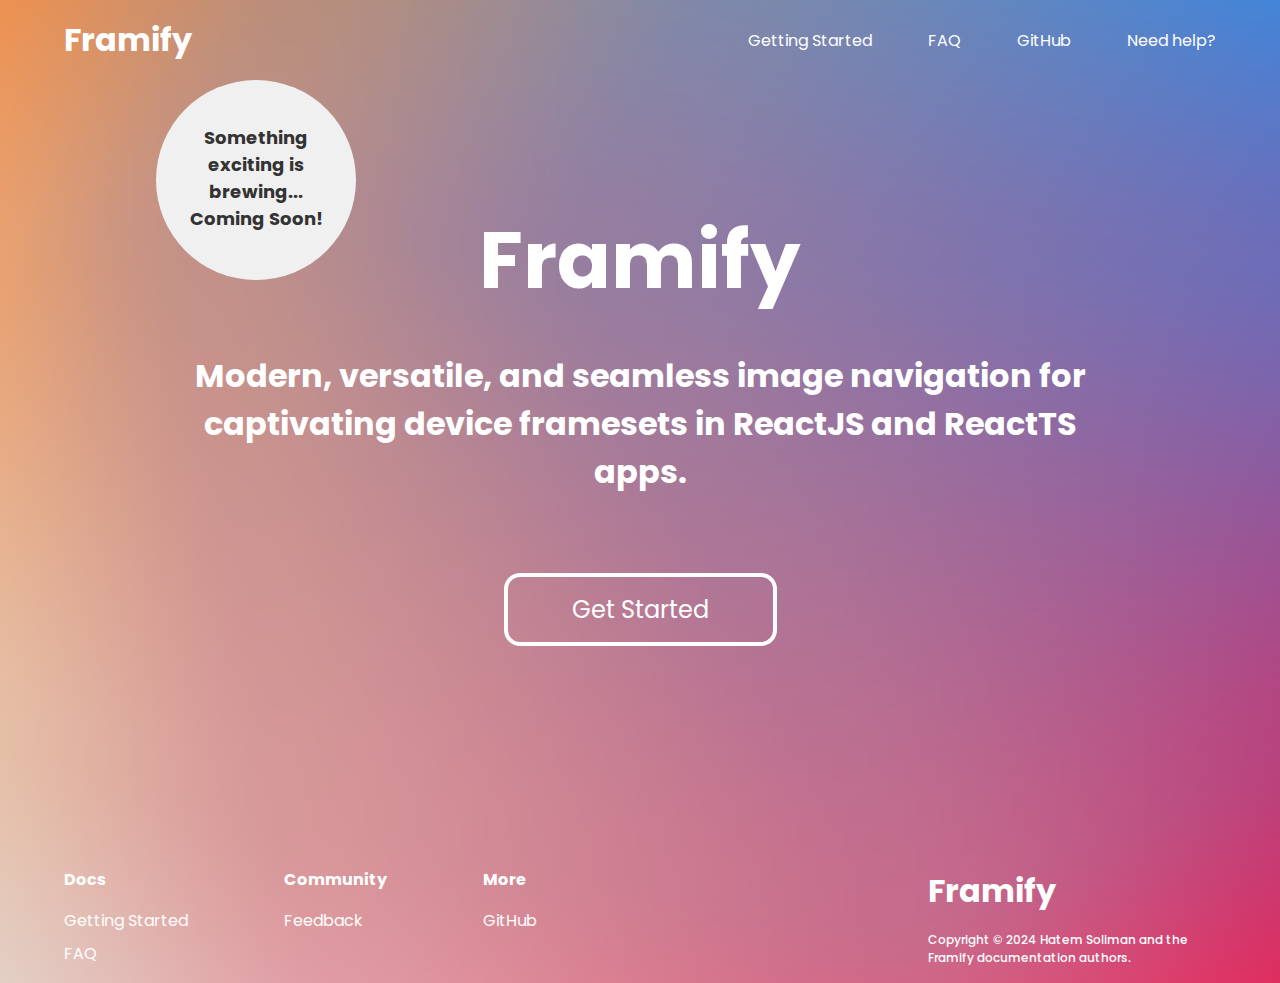
<file: index.html>
<!DOCTYPE html>
<html lang="en">
<head>
  <meta charset="UTF-8">
  <meta name="viewport" content="width=device-width, initial-scale=1.0">
  <link rel="icon" href="./assets/FRAMIFY-LOGO.ico" type="image/x-icon">
  <link rel="stylesheet" href="styles.css">
  <!-- <script defer src="script.js"></script> -->
  <title>Framify</title>
</head>
<body>
  <!-- <canvas></canvas> -->
  <div class="container">
    <div class="row">

      <!-- NAVIGATION -->
      <nav>
        <a class="logo" href="/index.html">Framify</a>
        <figure class="logo__wrapper">
          <a class="logo__wrapper--anchor" href="./index.html">
            <img src="./assets/FRAMIFY LOGO.svg" alt="Framify Logo" class="logo__mobile">
          </a>
        </figure>
        <ul class="nav__links">
          <li class="nav__link">
            <a class="nav__link--anchor" href="./getting-started.html">
              Getting Started
            </a>
          </li>
          <li class="nav__link nav__link--semi-special">
            <a class="nav__link--anchor" href="./faq.html">
              FAQ
            </a>
          </li>
          <li class="nav__link">
            <a class="nav__link--anchor" target="_blank" href="https://github.com/CodeNKoffee/react-framify">
              GitHub
            </a>
          </li>
          <li class="nav__link nav__link--special">
            <a class="nav__link--anchor" href="./contact.html">
              Need help?
            </a>
          </li>
        </ul>
      </nav>

      <!-- MAIN -->
      <main>
        <h1>Framify</h1>
        <p class="landing__para">
          Modern, versatile, and seamless image navigation for captivating device framesets in ReactJS and ReactTS apps.
        </p>
        <a class="btn" href="./getting-started.html">
          Get Started
        </a>
        <div class="coming-soon-container">
          <!-- <i class="fa-solid fa-wand-magic-sparkles"></i> -->
          <p class="coming-soon-text">Something exciting is brewing...<br>Coming Soon!</p>
        </div>
        
        </main>

      <!-- FOOTER -->
      <footer>
        <ul class="footer__links">
          <li class="footer__links--section">
            <h4 class="footer__links--title">Docs</h4>
            <ul class="footer__links--list">
              <li>
                <a class="footer__links--link" href="./getting-started.html">
                  Getting Started
                </a>
              </li>
              <li>
                <a class="footer__links--link" href="./faq.html">
                  FAQ
                </a>
              </li>
            </ul>
          </li>
          <li class="footer__links--section">
            <h4 class="footer__links--title">Community</h4>
            <ul class="footer__links--list">
              <li>
                <a class="footer__links--link" href="./contact.html">
                  Feedback
                </a>
              </li>
            </ul>
          </li>
          <li class="footer__links--section">
            <h4 class="footer__links--title">More</h4>
            <ul class="footer__links--list">
              <li>
                <a class="footer__links--link" target="_blank" href="https://github.com/CodeNKoffee/react-framify">
                  GitHub
                </a>
              </li>
            </ul>
          </li>
        </ul>
        <div class="footer__credentials">
          <a href="./index.html" class="logo logo__footer">Framify</a>
          <span class="copyright">
            Copyright © 2024 Hatem Soliman and the Framify documentation authors.
          </span>
        </div>
      </footer>
    </div>
  </div>
</body>
</html>
</file>
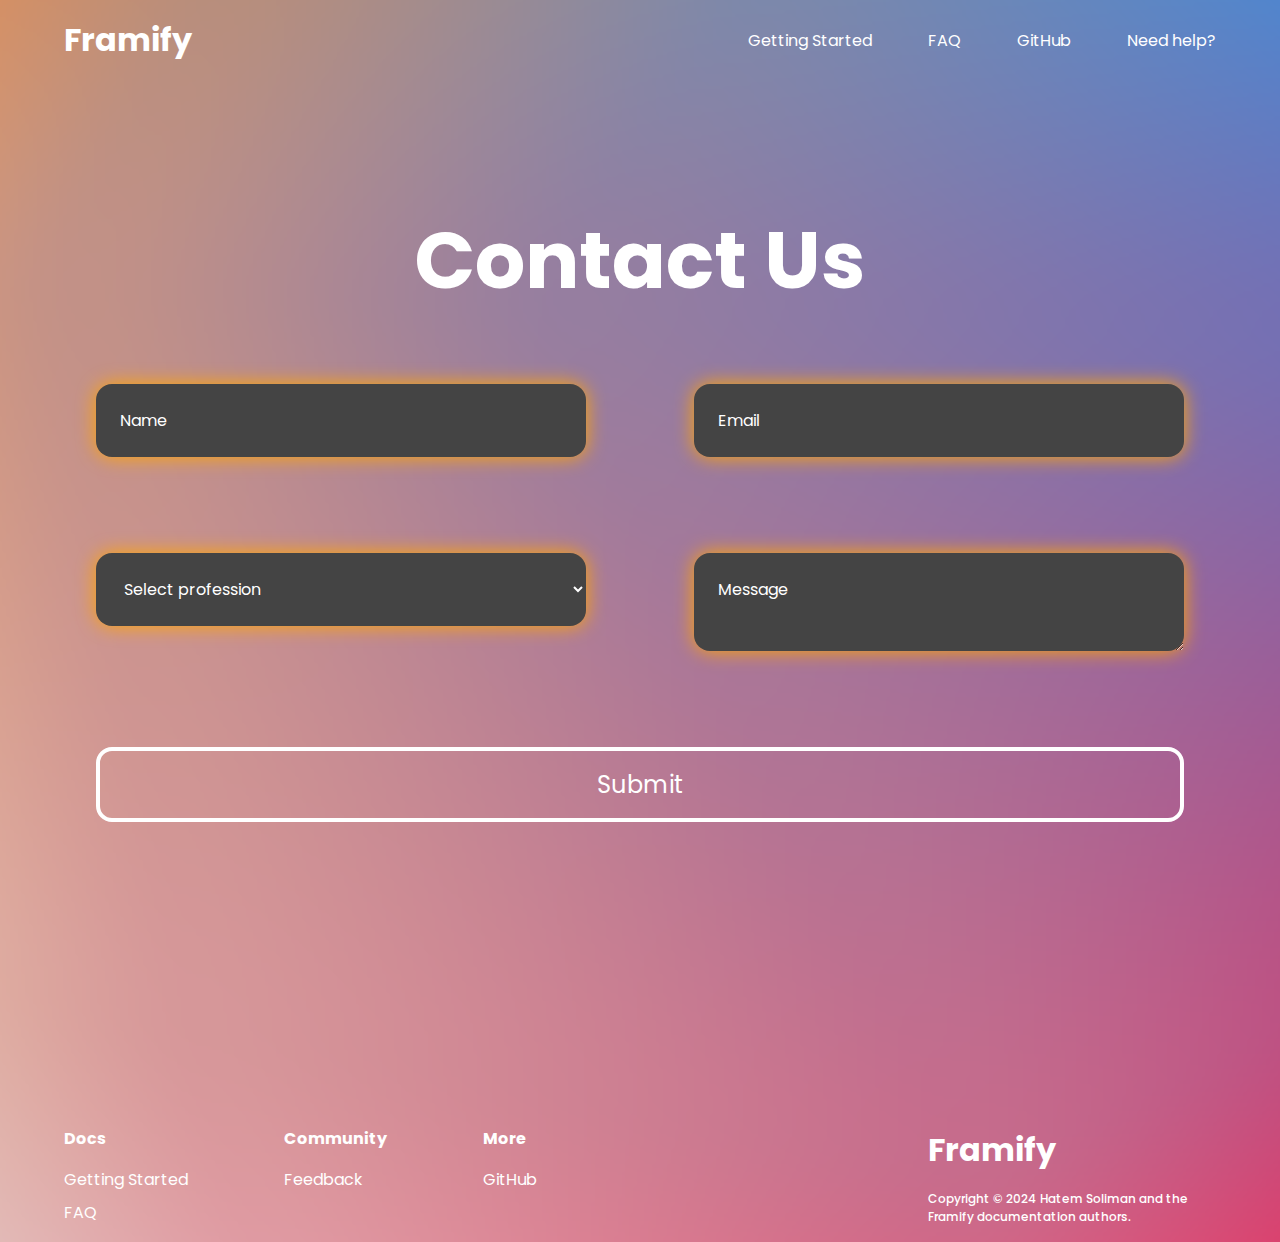
<file: contact.html>
<!DOCTYPE html>
<html lang="en">
<head>
  <meta charset="UTF-8">
  <meta name="viewport" content="width=device-width, initial-scale=1.0">
  <link rel="icon" href="./assets/FRAMIFY-LOGO.ico" type="image/x-icon">
  <link rel="stylesheet" href="styles.css">
  <title>Framify | Contact</title>
</head>
<body>
  <div class="container">
    <div class="row">

      <!-- NAVIGATION -->
      <nav>
        <a class="logo" href="/index.html">Framify</a>
        <figure class="logo__wrapper">
          <a class="logo__wrapper--anchor" href="./index.html">
            <img src="./assets/FRAMIFY LOGO.svg" alt="Framify Logo" class="logo__mobile">
          </a>
        </figure>
        <ul class="nav__links">
          <li class="nav__link">
            <a class="nav__link--anchor" href="./getting-started.html">
              Getting Started
            </a>
          </li>
          <li class="nav__link nav__link--semi-special">
            <a class="nav__link--anchor" href="./faq.html">
              FAQ
            </a>
          </li>
          <li class="nav__link">
            <a class="nav__link--anchor" target="_blank" href="https://github.com/CodeNKoffee/react-framify">
              GitHub
            </a>
          </li>
          <li class="nav__link nav__link--special">
            <a class="nav__link--anchor" href="./contact.html">
              Need help?
            </a>
          </li>
        </ul>
      </nav>

      <!-- MAIN -->
      <main>
        <h1>Contact Us</h1>
        <form name="contact" action="POST" method="post" netlify>
          <input type="text" name="name" placeholder="Name" required/>
        
          <input type="email" name="email" placeholder="Email" required />
        
          <select name="field" required>
            <option value="default" selected disabled>Select profession</option>
            <option value="frontend">Frontend</option>
            <option value="backend">Backend</option>
            <option value="full-stack">Full-stack</option>
            <option value="mobile">Mobile</option>
            <option value="blockchain">Blockchain</option>
            <option value="ai & ml">AI/ML</option>
            <option value="devops">DevOps</option>
            <option value="cybersecurity">Cybersecurity</option>
            <option value="product management">Product Management</option>
            <option value="business analytics">Business Analytics</option>
            <option value="other">Other</option>
          </select>          
        
          <textarea name="message" placeholder="Message" required></textarea>
        
          <button id="submit__btn" class="btn" type="submit" value="send">Submit</button>
        </form>        
      </main>

      <!-- FOOTER -->
      <footer>
        <ul class="footer__links">
          <li class="footer__links--section">
            <h4 class="footer__links--title">Docs</h4>
            <ul class="footer__links--list">
              <li>
                <a class="footer__links--link" href="./getting-started.html">
                  Getting Started
                </a>
              </li>
              <li>
                <a class="footer__links--link" href="./faq.html">
                  FAQ
                </a>
              </li>
            </ul>
          </li>
          <li class="footer__links--section">
            <h4 class="footer__links--title">Community</h4>
            <ul class="footer__links--list">
              <li>
                <a class="footer__links--link" href="./contact.html">
                  Feedback
                </a>
              </li>
            </ul>
          </li>
          <li class="footer__links--section">
            <h4 class="footer__links--title">More</h4>
            <ul class="footer__links--list">
              <li>
                <a class="footer__links--link" target="_blank" href="https://github.com/CodeNKoffee/react-framify">
                  GitHub
                </a>
              </li>
            </ul>
          </li>
        </ul>
        <div class="footer__credentials">
          <a href="./index.html" class="logo logo__footer">Framify</a>
          <span class="copyright">
            Copyright © 2024 Hatem Soliman and the Framify documentation authors.
          </span>
        </div>
      </footer>
    </div>
  </div>
</body>
</html>
</file>
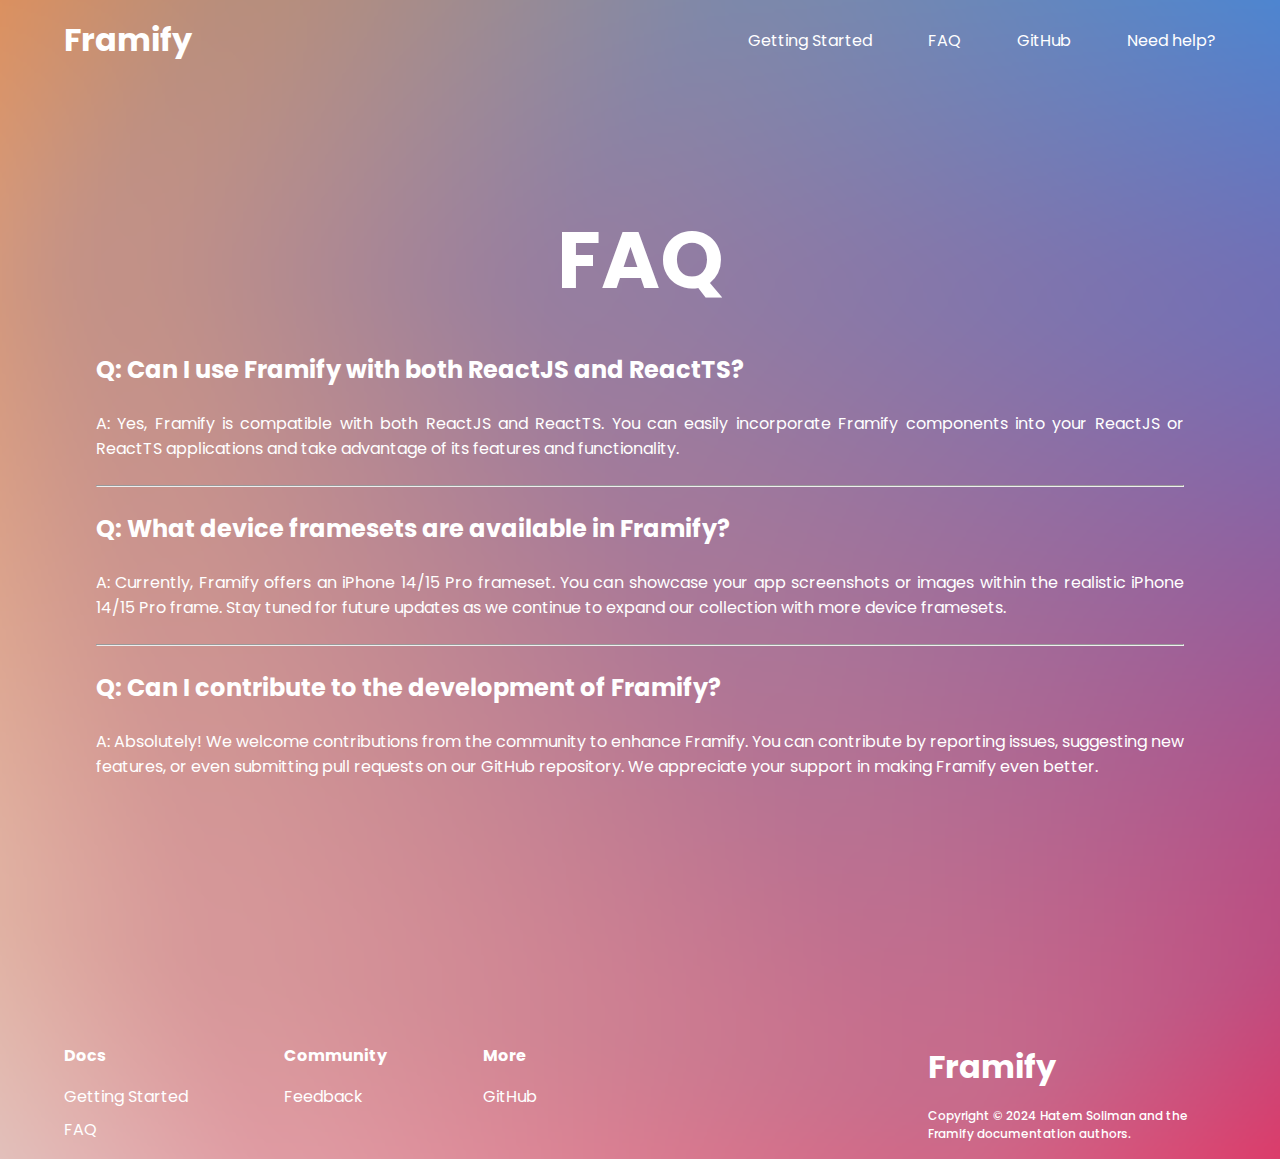
<file: faq.html>
<!DOCTYPE html>
<html lang="en">
<head>
  <meta charset="UTF-8">
  <meta name="viewport" content="width=device-width, initial-scale=1.0">
  <link rel="icon" href="./assets/FRAMIFY-LOGO.ico" type="image/x-icon">
  <link rel="stylesheet" href="styles.css">
  <title>Framify | FAQ</title>
</head>
<body>
  <div class="container">
    <div class="row">

      <!-- NAVIGATION -->
      <nav>
        <a class="logo" href="/index.html">Framify</a>
        <figure class="logo__wrapper">
          <a class="logo__wrapper--anchor" href="./index.html">
            <img src="./assets/FRAMIFY LOGO.svg" alt="Framify Logo" class="logo__mobile">
          </a>
        </figure>
        <ul class="nav__links">
          <li class="nav__link">
            <a class="nav__link--anchor" href="./getting-started.html">
              Getting Started
            </a>
          </li>
          <li class="nav__link nav__link--semi-special">
            <a class="nav__link--anchor" href="./faq.html">
              FAQ
            </a>
          </li>
          <li class="nav__link">
            <a class="nav__link--anchor" target="_blank" href="https://github.com/CodeNKoffee/react-framify">
              GitHub
            </a>
          </li>
          <li class="nav__link nav__link--special">
            <a class="nav__link--anchor" href="./contact.html">
              Need help?
            </a>
          </li>
        </ul>
      </nav>

      <!-- MAIN -->
      <main>
        <h1>FAQ</h1>
        <ul>
          <li>
            <h2>
              Q: Can I use Framify with both ReactJS and ReactTS?
            </h2>
            <h3 class="para">
              A: Yes, Framify is compatible with both ReactJS and ReactTS. You can easily incorporate Framify components into your ReactJS or ReactTS applications and take advantage of its features and functionality.
            </h3>
          </li>
          <hr>
          <li>
            <h2>
              Q: What device framesets are available in Framify?
            </h2>
            <h3 class="para">
              A: Currently, Framify offers an iPhone 14/15 Pro frameset. You can showcase your app screenshots or images within the realistic iPhone 14/15 Pro frame. Stay tuned for future updates as we continue to expand our collection with more device framesets.
            </h3>
          </li>
          <hr>
          <li>
            <h2>
              Q: Can I contribute to the development of Framify?
            </h2>
            <h3 class="para">
              A: Absolutely! We welcome contributions from the community to enhance Framify. You can contribute by reporting issues, suggesting new features, or even submitting pull requests on our GitHub repository. We appreciate your support in making Framify even better.
            </h3>
          </li>
        </ul>
      </main>

      <!-- FOOTER -->
      <footer>
        <ul class="footer__links">
          <li class="footer__links--section">
            <h4 class="footer__links--title">Docs</h4>
            <ul class="footer__links--list">
              <li>
                <a class="footer__links--link" href="./getting-started.html">
                  Getting Started
                </a>
              </li>
              <li>
                <a class="footer__links--link" href="./faq.html">
                  FAQ
                </a>
              </li>
            </ul>
          </li>
          <li class="footer__links--section">
            <h4 class="footer__links--title">Community</h4>
            <ul class="footer__links--list">
              <li>
                <a class="footer__links--link" href="./contact.html">
                  Feedback
                </a>
              </li>
            </ul>
          </li>
          <li class="footer__links--section">
            <h4 class="footer__links--title">More</h4>
            <ul class="footer__links--list">
              <li>
                <a class="footer__links--link" target="_blank" href="https://github.com/CodeNKoffee/react-framify">
                  GitHub
                </a>
              </li>
            </ul>
          </li>
        </ul>
        <div class="footer__credentials">
          <a href="./index.html" class="logo logo__footer">Framify</a>
          <span class="copyright">
            Copyright © 2024 Hatem Soliman and the Framify documentation authors.
          </span>
        </div>
      </footer>
    </div>
  </div>
</body>
</html>
</file>
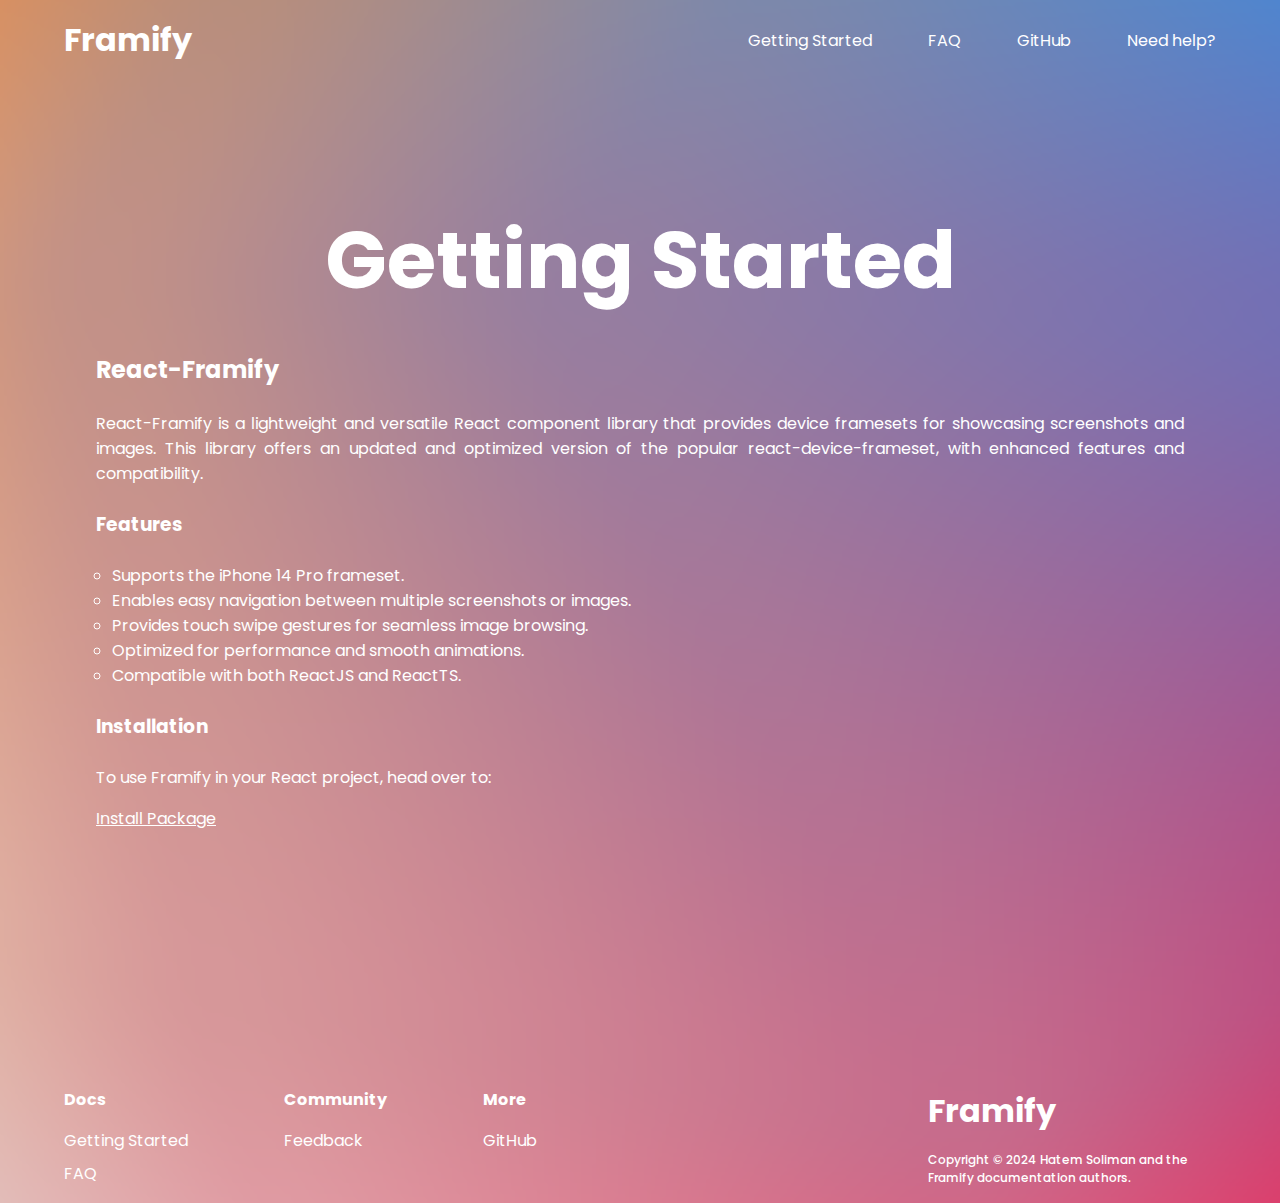
<file: getting-started.html>
<!DOCTYPE html>
<html lang="en">
<head>
  <meta charset="UTF-8">
  <meta name="viewport" content="width=device-width, initial-scale=1.0">
  <link rel="icon" href="./assets/FRAMIFY-LOGO.ico" type="image/x-icon">
  <link rel="stylesheet" href="styles.css">
  <title>Framify | Getting Started</title>
</head>
<body>
  <div class="container">
    <div class="row">

      <!-- NAVIGATION -->
      <nav>
        <a class="logo" href="/index.html">Framify</a>
        <figure class="logo__wrapper">
          <a class="logo__wrapper--anchor" href="./index.html">
            <img src="./assets/FRAMIFY LOGO.svg" alt="Framify Logo" class="logo__mobile">
          </a>
        </figure>
        <ul class="nav__links">
          <li class="nav__link">
            <a class="nav__link--anchor" href="./getting-started.html">
              Getting Started
            </a>
          </li>
          <li class="nav__link nav__link--semi-special">
            <a class="nav__link--anchor" href="./faq.html">
              FAQ
            </a>
          </li>
          <li class="nav__link">
            <a class="nav__link--anchor" target="_blank" href="https://github.com/CodeNKoffee/react-framify">
              GitHub
            </a>
          </li>
          <li class="nav__link nav__link--special">
            <a class="nav__link--anchor" href="./contact.html">
              Need help?
            </a>
          </li>
        </ul>
      </nav>

      <!-- MAIN -->
      <main>
        <h1>Getting Started</h1>
        <h2>React-Framify</h2>
        <p class="para">
          React-Framify is a lightweight and versatile React component library that provides device framesets for showcasing screenshots and images. This library offers an updated and optimized version of the popular react-device-frameset, with enhanced features and compatibility.
        </p>

        <h3>Features</h3>
        <ul start="1" id="list">
          <li class="list__items">Supports the iPhone 14 Pro frameset.</li>
          <li class="list__items">Enables easy navigation between multiple screenshots or images.</li>
          <li class="list__items">Provides touch swipe gestures for seamless image browsing.</li>
          <li class="list__items">Optimized for performance and smooth animations.</li>
          <li class="list__items">Compatible with both ReactJS and ReactTS.</li>
        </ul>

        <h3>Installation</h3>
        <p class="para">
          To use Framify in your React project, head over to:
        </p>
        <a id="install" target="_blank" href="https://github.com/CodeNKoffee/react-framify">Install Package</a>

        <!-- <ol>
          <li>
            Manually copy the required files into your project directory.
            <ul>
              <li>
                For JavaScript (JS) projects:
                <pre><code>
                  import React, { useEffect, useState } from 'react';
                  import PhoneFrameset from '../assets/iphone-14-pro.png';

                  const PhoneFrame = ({ screenshotList }) => {
                    const [currentImageIndex, setCurrentImageIndex] = useState(0);
                    const [initialTouchPosition, setInitialTouchPosition] = useState(null);
                    const [fadeOut, setFadeOut] = useState(false);

                    useEffect(() => {
                      setCurrentImageIndex(0); // Reset the current image index when screenshotList changes
                    }, [screenshotList]);

                    const handleTouchStart = (e) => {
                      const touch = e.touches[0];
                      setInitialTouchPosition(touch.clientX);
                    };

                    const handleTouchMove = (e) => {
                      if (!initialTouchPosition) return;

                      const touch = e.touches[0];
                      const currentTouchPosition = touch.clientX;
                      const touchDistance = currentTouchPosition - initialTouchPosition;

                      if (touchDistance > 50) {
                        // Swipe right, show previous image
                        showPreviousImage();
                      } else if (touchDistance < -50) {
                        // Swipe left, show next image
                        showNextImage();
                      }
                    };

                    const handleTouchEnd = () => {
                      setInitialTouchPosition(null);
                    };

                    const showPreviousImage = () => {
                      setFadeOut(true);
                      setTimeout(() => {
                        setCurrentImageIndex((prevIndex) =>
                          prevIndex === 0 ? screenshotList.length - 1 : prevIndex - 1
                        );
                        setFadeOut(false);
                      }, 300);
                    };

                    const showNextImage = () => {
                      setFadeOut(true);
                      setTimeout(() => {
                        setCurrentImageIndex((prevIndex) =>
                          prevIndex === screenshotList.length - 1 ? 0 : prevIndex + 1
                        );
                        setFadeOut(false);
                      }, 300);
                    };

                    return (
                      <figure
                        className="phone__frameset--wrapper preview__phone--mockup"
                        onTouchStart={handleTouchStart}
                        onTouchMove={handleTouchMove}
                        onTouchEnd={handleTouchEnd}
                      >
                        <img src={PhoneFrameset} alt="Image by svstudioart on Freepik" className="phone__frameset" />
                        <img
                          src={screenshotList[currentImageIndex]}
                          alt=""
                          className={`phone__frameset--img ${fadeOut ? 'fade-out' : ''}`}
                        />
                        <div className="preview__scroll--btns">
                          <button className="preview__scroll--btn btn" onClick={showPreviousImage}>Previous</button>
                          <button className="preview__scroll--btn btn" onClick={showNextImage}>Next</button>
                        </div>
                      </figure>
                    );
                  };

                  export default PhoneFrame;
                </code></pre>
                Copy the <code>PhoneFrame.css</code> file into your project's CSS directory from the <code>./src/PhoneFrame.css</code>.
              </li>
              <li>
                For TypeScript (TS) projects:
                <pre><code>
                  import React, { useEffect, useState } from 'react';
                  import '../dist/PhoneFrame.css';
                 
                  // Declare the image variable
                  const PhoneFrameset: any = require('../assets/iphone-14-pro.png');
                 
                 
                  export interface PhoneFrameProps {
                    screenshotList: string[]; // Array of strings representing image file names
                  }
                 
                  const PhoneFrame: React.FC<PhoneFrameProps> = ({ screenshotList }) => {
                    const [currentImageIndex, setCurrentImageIndex] = useState(0);
                    const [initialTouchPosition, setInitialTouchPosition] = useState<number | null>(null); // Add type annotation
                    const [fadeOut, setFadeOut] = useState(false);
                 
                    useEffect(() => {
                      setCurrentImageIndex(0); // Reset the current image index when screenshotList changes
                    }, [screenshotList]);
                 
                    useEffect(() => {
                      setCurrentImageIndex(0); // Reset the current image index when screenshotList changes
                    }, [screenshotList]);
                 
                    const handleTouchStart = (e: React.TouchEvent) => {
                      const touch = e.touches[0];
                      setInitialTouchPosition(touch.clientX);
                    };
                 
                    const handleTouchMove = (e: React.TouchEvent) => {
                      if (!initialTouchPosition) return;
                 
                      const touch = e.touches[0];
                      const currentTouchPosition = touch.clientX;
                      const touchDistance = currentTouchPosition - initialTouchPosition;
                 
                      if (touchDistance > 50) {
                        // Swipe right, show previous image
                        showPreviousImage();
                      } else if (touchDistance < -50) {
                        // Swipe left, show next image
                        showNextImage();
                      }
                    };
                 
                    const handleTouchEnd = () => {
                      setInitialTouchPosition(null);
                    };
                 
                    const showPreviousImage = () => {
                      setFadeOut(true);
                      setTimeout(() => {
                        setCurrentImageIndex((prevIndex) =>
                          prevIndex === 0 ? screenshotList.length - 1 : prevIndex - 1
                        );
                        setFadeOut(false);
                      }, 300);
                    };
                 
                    const showNextImage = () => {
                      setFadeOut(true);
                      setTimeout(() => {
                        setCurrentImageIndex((prevIndex) =>
                          prevIndex === screenshotList.length - 1 ? 0 : prevIndex + 1
                        );
                        setFadeOut(false);
                      }, 300);
                    };
                 
                    return (
                      <figure
                        className="phone__frameset--wrapper preview__phone--mockup"
                        onTouchStart={handleTouchStart}
                        onTouchMove={handleTouchMove}
                        onTouchEnd={handleTouchEnd}
                      >
                        <img src={PhoneFrameset} alt="Image by svstudioart on Freepik" className="phone__frameset" />
                        <img
                          src={screenshotList[currentImageIndex]}
                          alt=""
                          className={`phone__frameset--img ${fadeOut ? 'fade-out' : ''}`}
                        />
                        <div className="preview__scroll--btns">
                          <button className="preview__scroll--btn btn" onClick={showPreviousImage}>Previous</button>
                          <button className="preview__scroll--btn btn" onClick={showNextImage}>Next</button>
                        </div>
                      </figure>
                    );
                  };
                 
                  export default PhoneFrame;
                </code></pre>
                Copy the <code>PhoneFrame.css</code> file into your project's CSS directory from the <code>./src/PhoneFrame.css</code>.
              </li>
            </ul>
          </li>
          <li>
            Import the <code>PhoneFrame</code> component in your app.
            <ul>
              <li>
                For JavaScript (JS) projects:
                <pre><code>
                  import React from 'react';
                  import PhoneFrame from './components/PhoneFrame';
                  import screenshot1 from './assets/screenshot1.png';
                  import screenshot2 from './assets/screenshot2.png';

                  const App = () => {
                    const screenshotList = [screenshot1, screenshot2];

                    return (
                      <div>
                        <PhoneFrame screenshotList={screenshotList} />
                        {/* Rest of your app code */}
                      </div>
                    );
                  };

                  export default App;
                </code></pre>
              </li>
              <li>
                For TypeScript (TS) projects:
                <pre><code>
                  import React from 'react';
                  import PhoneFrame, { PhoneFrameProps } from './components/PhoneFrame';
                  import screenshot1 from './assets/screenshot1.png';
                  import screenshot2 from './assets/screenshot2.png';

                  const App: React.FC = () => {
                    const screenshotList: string[] = [screenshot1, screenshot2];

                    return (
                      <div>
                        <PhoneFrame screenshotList={screenshotList} />
                        {/* Rest of your app code */}
                      </div>
                    );
                  };

                  export default App;
                </code></pre>
              </li>
            </ul>
          </li>
          <li>
            Ensure that the necessary CSS file is imported in your project.
            <ul>
              <li>
                For JavaScript (JS) projects:
                <pre><code>import './css/PhoneFrame.css';</code></pre>
              </li>
              <li>
                For TypeScript (TS) projects:
                <pre><code>import '../dist/PhoneFrame.css';</code></pre>
              </li>
            </ul>
          </li>
          <li>Run your React application and enjoy using the React Device Frameset!</li>
        </ol>

        <h3>Usage</h3>
        <p>
          The <code>PhoneFrame</code> component is the main component of the React Device Frameset library. It accepts the following props:
        </p>
        <ul>
          <li>
            <code>screenshotList</code> (array of strings): An array of image file paths or URLs representing the screenshots or images to be displayed within the frameset.
          </li>
        </ul>

        <p>Here's an example of using the <code>PhoneFrame</code> component with screenshots:</p>
        <pre><code>&lt;PhoneFrame screenshotList={screenshotList} /&gt;</code></pre> -->
      </main>

      <!-- FOOTER -->
      <footer>
        <ul class="footer__links">
          <li class="footer__links--section">
            <h4 class="footer__links--title">Docs</h4>
            <ul class="footer__links--list">
              <li>
                <a class="footer__links--link" href="./getting-started.html">
                  Getting Started
                </a>
              </li>
              <li>
                <a class="footer__links--link" href="./faq.html">
                  FAQ
                </a>
              </li>
            </ul>
          </li>
          <li class="footer__links--section">
            <h4 class="footer__links--title">Community</h4>
            <ul class="footer__links--list">
              <li>
                <a class="footer__links--link" href="./contact.html">
                  Feedback
                </a>
              </li>
            </ul>
          </li>
          <li class="footer__links--section">
            <h4 class="footer__links--title">More</h4>
            <ul class="footer__links--list">
              <li>
                <a class="footer__links--link" target="_blank" href="https://github.com/CodeNKoffee/react-framify">
                  GitHub
                </a>
              </li>
            </ul>
          </li>
        </ul>
        <div class="footer__credentials">
          <a href="./index.html" class="logo logo__footer">Framify</a>
          <span class="copyright">
            Copyright © 2024 Hatem Soliman and the Framify documentation authors.
          </span>
        </div>
      </footer>
    </div>
  </div>
</body>
</html>
</file>
<file: styles.css>
@import url('https://fonts.googleapis.com/css2?family=Poppins:wght@400;500;700&display=swap');


/*

GENERICS

*/
* {
  margin: 0;
  padding: 0;
  font-family: 'Poppins', sans-serif;
  box-sizing: border-box;
}

html {
  position: relative;
  scroll-behavior: smooth;
}

body {
  position: relative;
  overflow-x: hidden;
  color: #FFF;
  background-image: url(./assets/Mesh\ Gradient\ Background.svg);
  background-position: center;
  background-size: cover;
}

/* canvas {
  height: 100vh;
  display: block;
} */

h1 {
  font-size: 80px;
  font-weight: 700;
  margin-bottom: 32px;
}

h2,
h3,
h4 {
  text-align: start;
  margin: 24px 0;
}

p {
  font-size: 32px;
  font-weight: 700;
}

li {
  list-style-type: none;
}

a {
  font-size: 16px;
  font-weight: 400;
  text-decoration: none;
  color: #FFF;
}

main {
  margin: 104px 0;
  padding: 32px;
}

form {
  margin: 64px 0;
  width: 100%;
  display: flex;
  flex-wrap: wrap;
  justify-content: space-between;
  align-items: flex-start;
  gap: 40px;
}

input,
select,
textarea {
  background-color: #444;
  color: #FFF;
  border: none;
  border-radius: 16px;
  outline: none;
  font-size: 16px;
  margin-bottom: 56px;
  padding: 24px;
  width: 45%;
  box-shadow: 0 0 20px  orange;
  transition: box-shadow 300ms ease-in-out;
}

input:hover,
select:hover,
textarea:hover {
  box-shadow: 0 0 20px purple;
}

input::placeholder,
select,
textarea::placeholder {
  color: #FFF;
}

input[type="submit"] {
  width: 100%;
}

.container {
  padding: 16px 0;
}

.row {
  text-align: center;
  margin: 0 auto;
  padding: 0 64px;
  display: flex;
  flex-direction: column;
  justify-content: center;
  align-items: center;
}

.para {
  font-size: 16px;
  font-weight: 400;
  text-align: justify;
}

.btn {
  background-color: transparent;
  color: #FFF;
  border: 4px solid #FFF;
  border-radius: 16px;
  font-size: 24px;
  padding: 16px 64px;
  transition: all 300ms ease;
}

.btn:hover {
  color: orange;
  background-color: #FFF;
  cursor: pointer;
}


/*

NAVIGATION

*/
nav {
  width: 100%;
  display: flex;
  justify-content: space-between;
  align-items: center;
}

.logo {
  font-size: 32px;
  font-weight: 700;
}

.logo__wrapper {
  width: 64px;
  display: none;
}

.logo__wrapper--anchor {
  width: 100%;
}

.logo__mobile {
  width: 100%;
}

.nav__links {
  display: flex;
  gap: 56px;
}


/*

LANDING

*/
.landing__para {
  max-width: 48ch;
  margin-bottom: 96px;
}


/*

GETTING STARTED

*/
#list {
  text-align: start;
  list-style-type: circle;
}

#install {
  margin: 16px 0;
  float: left;
  text-decoration: underline;
}

.list__items {
  list-style-type: circle;
  margin-left: 16px;
}


/* CONTACT */
#submit__btn {
  width: 100%;
}

input, textarea {
  width: 45%;
}

@media(max-width: 478px) {
  input, textarea {
    width: 100%;
  }

  form {
    gap: 0; 
  }
}

.coming-soon-container {
  position: fixed; /* Fixed positioning allows movement */
  top: 20%; /* Adjust initial position as needed */
  left: 20%; /* Adjust initial position as needed */
  transform: translate(-50%, -50%);  /* Center the container */
  width: 200px;
  height: 200px;
  border-radius: 50%;
  padding: 24px;
  background-color: #f0f0f0;  /* Light gray background */
  animation: bubble-float 10s ease-in-out infinite alternate; /* New animation */
}


@keyframes bubble-float {
  0% {
    transform: translate(-50%, -50%) rotate(0deg);
  }
  25% {
    transform: translate(calc(-50% + 50px), calc(-50% + 30px)) rotate(5deg);
  }
  50% {
    transform: translate(-50%, -50%) rotate(0deg);
  }
  75% {
    transform: translate(calc(-50% - 30px), calc(-50% - 20px)) rotate(-5deg);
  }
  100% {
    transform: translate(-50%, -50%) rotate(0deg);
  }
}

.coming-soon-text {
  text-align: center;
  font-weight: bold;
  font-size: 18px;
  color: #333; /* Dark gray text */
  margin: auto;
  padding-top: 20px;
}

.coming-soon-icon {
  position: absolute;
  top: 10px;
  left: 50%;
  transform: translate(-50%);
  font-size: 24px;
  color: #f00; /* Red color for the icon */
}


/*

FOOTER

*/
footer {
  margin-top: 104px;
  width: 100%;
  display: flex;
  justify-content: space-between;
  align-items: start;
}

.footer__links {
  width: 50%;
  display: flex;
  gap: 96px;
}

.footer__links--title {
  text-align: start;
  margin: 0 0 16px;
}

.footer__links--list {
  text-align: start;
  display: flex;
  flex-direction: column;
  gap: 8px;
  justify-content: flex-start;
  align-items: flex-start;
}

.footer__credentials {
  text-align: start;
  width: 25%;
  display: flex;
  flex-direction: column;
  justify-content: flex-start;
  align-items: flex-start; 
}

.copyright {
  font-size: 12px;
  font-weight: 500;
  margin-top: 16px;
}


/*

RESPONSIVENESS

*/
/* (1200px +) : Large Desktops (WORKS BY DEFAULT) */

/* 992px: Desktops */

/* 768px: Tablets */
@media(max-width: 768px) {
  input,
  select,
  textarea {
    text-align: center;
    width: 100%;
    display: flex;
    justify-content: center;
    align-items: center;
  }

  .logo,
  .nav__link {
    display: none;
  }

  .nav__link--semi-special,
  .nav__link--special {
    display: block;
  }

  .logo__wrapper {
    display: block;
  }

  .footer__links {
    gap: 32px;
  }

  .logo__footer {
    display: block !important;
  }
}

/* 576px: Mobile Phones */
@media(max-width: 576px) {
  h2 {
    font-size: 16px;
  }

  main {
    padding: 24px 0;
  }

  .footer__links {
    flex-direction: column;
  }

  .logo__footer {
    font-size: 24px;
    display: block;
  }
}

/* 367px: Small Mobile Phones */
@media(max-width: 367px) {
  .nav__link--semi-special {
    display: none;
  }

  .footer__links--list {
    gap: 32px;
  }

  .logo__footer {
    font-size: 16px;
  } 
}
</file>
